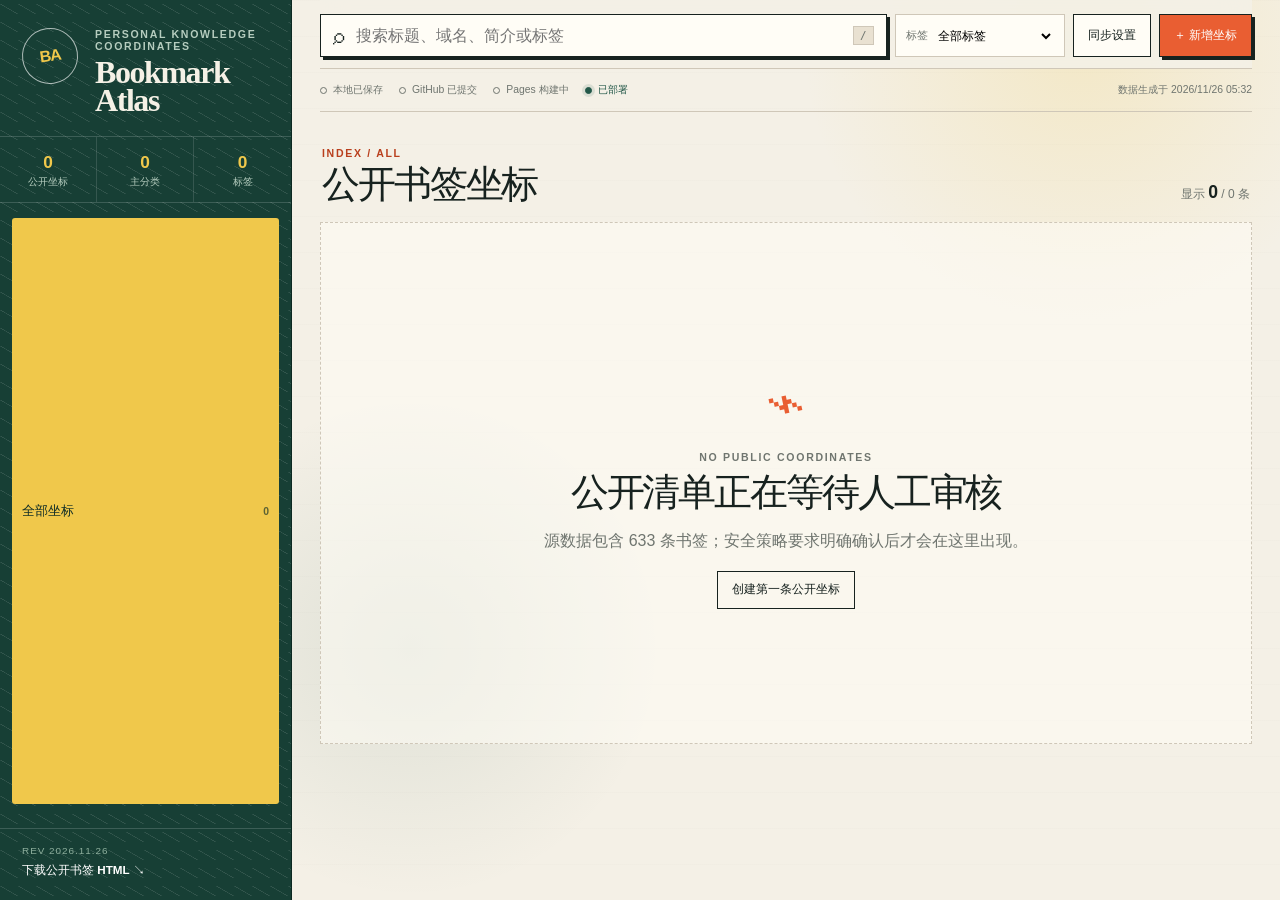
<file: index.html>
<!doctype html>
<html lang="zh-CN">
  <head>
    <meta charset="UTF-8" />
    <meta name="viewport" content="width=device-width, initial-scale=1.0" />
    <meta name="theme-color" content="#173f35" />
    <meta name="description" content="Bookmark Atlas：可搜索、可筛选、可同步的公开书签地图。" />
    <title>Bookmark Atlas · 书签地图</title>
    <script type="module" crossorigin src="./assets/index-BvGBxahq.js"></script>
    <link rel="stylesheet" crossorigin href="./assets/index-BQEZmqMp.css">
  </head>
  <body>
    <div id="root"></div>
  </body>
</html>
</file>
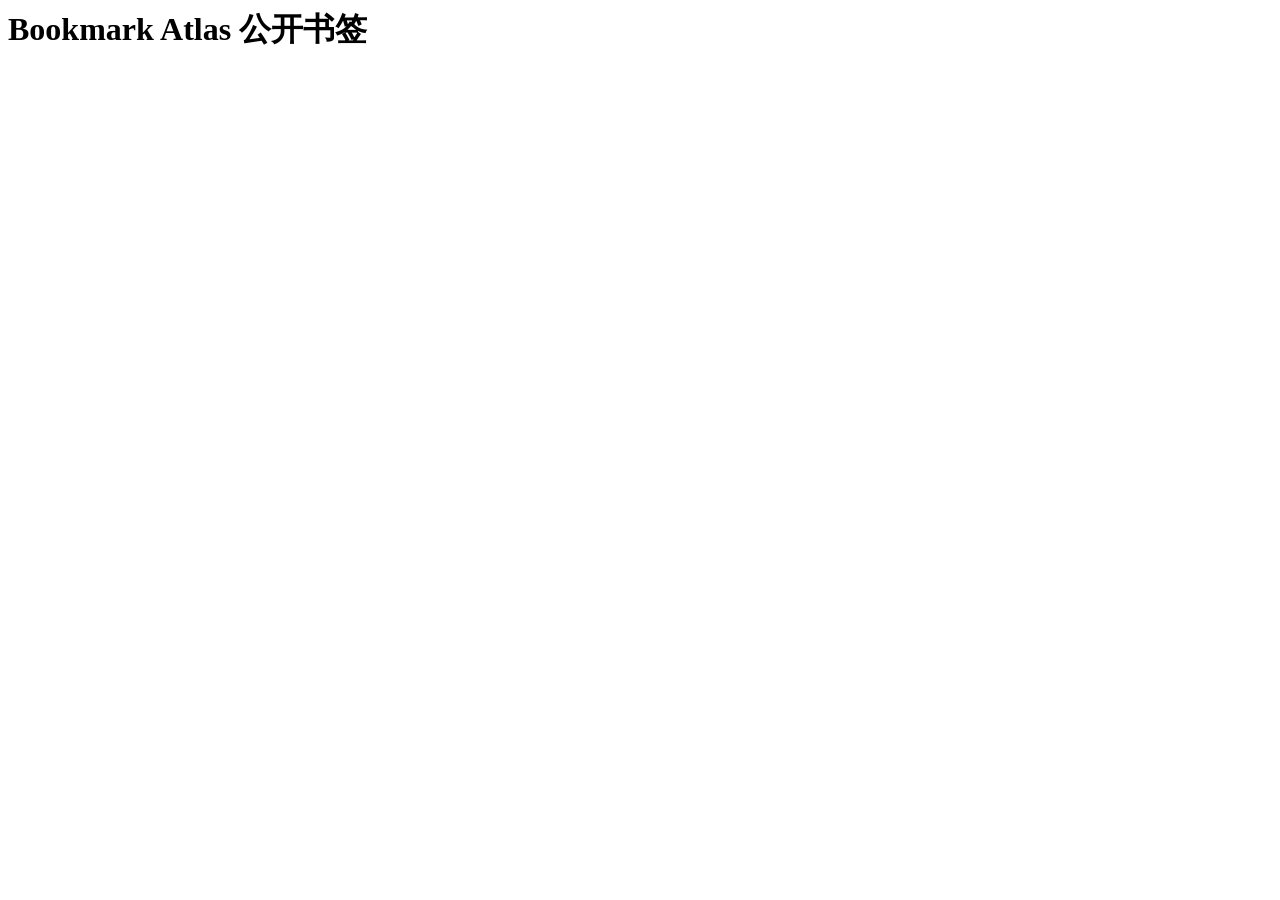
<file: downloads/bookmarks-public.html>
<!DOCTYPE NETSCAPE-Bookmark-file-1>
<!-- This is an automatically generated file. -->
<META HTTP-EQUIV="Content-Type" CONTENT="text/html; charset=UTF-8">
<TITLE>Bookmark Atlas 公开书签</TITLE>
<H1>Bookmark Atlas 公开书签</H1>
<DL><p>
</DL><p>
</file>
<file: assets/index-BQEZmqMp.css>
:root{color-scheme:light;--forest-950: #102d27;--forest-900: #173f35;--forest-800: #235849;--forest-100: #dce9de;--paper: #f4f0e6;--paper-deep: #e9e1d1;--card: #fffdf6;--ink: #17221f;--muted: #6f756f;--line: #cfc7b8;--orange: #e95e32;--orange-dark: #b93f1d;--yellow: #f0c84b;--display: "STKaiti", "KaiTi", "Palatino Linotype", serif;--sans: "Bahnschrift", "Microsoft YaHei UI", "Noto Sans CJK SC", sans-serif;font-family:var(--sans);color:var(--ink);background:var(--paper);font-synthesis:none;text-rendering:optimizeLegibility}*{box-sizing:border-box}html{min-width:320px;background:var(--forest-950);scroll-behavior:smooth}body{margin:0;min-width:320px;min-height:100vh;background:var(--paper)}button,input,select,textarea{font:inherit}button,a{-webkit-tap-highlight-color:transparent}button{color:inherit}.app-shell{display:grid;grid-template-columns:292px minmax(0,1fr);min-height:100vh}.sidebar{position:sticky;top:0;z-index:5;display:flex;flex-direction:column;height:100vh;overflow:auto;color:#f5f1e6;background:var(--forest-900);border-right:1px solid #0c2922}.sidebar:before{position:absolute;inset:0;pointer-events:none;opacity:.12;background-image:linear-gradient(30deg,transparent 48%,#fff 49%,#fff 51%,transparent 52%);background-size:18px 18px;content:""}.brand-block,.atlas-metrics,.category-tree,.sidebar-footer{position:relative;z-index:1}.brand-block{display:grid;grid-template-columns:58px 1fr;gap:15px;align-items:start;padding:28px 22px 22px;border-bottom:1px solid rgba(255,255,255,.16)}.brand-mark{display:grid;width:56px;height:56px;place-items:center;border:1px solid rgba(255,255,255,.65);border-radius:50%;color:var(--yellow);font-weight:800;letter-spacing:-.08em;transform:rotate(-8deg)}.eyebrow,.section-index{margin:0 0 6px;font-size:.66rem;font-weight:800;letter-spacing:.16em;text-transform:uppercase}.eyebrow{color:#b6cdbf}.brand-block h1{margin:0;font-family:var(--display);font-size:2rem;font-weight:700;line-height:.88;letter-spacing:-.045em}.atlas-metrics{display:grid;grid-template-columns:repeat(3,1fr);border-bottom:1px solid rgba(255,255,255,.16)}.atlas-metrics div{padding:15px 8px 13px;text-align:center;border-right:1px solid rgba(255,255,255,.13)}.atlas-metrics div:last-child{border-right:0}.atlas-metrics strong{display:block;color:var(--yellow);font-size:1.08rem;font-variant-numeric:tabular-nums}.atlas-metrics span{display:block;margin-top:2px;color:#b6cdbf;font-size:.65rem}.category-tree{display:grid;gap:5px;flex:1;padding:15px 12px 24px}.category-branch{display:grid;gap:2px}.category-root,.category-leaf{display:grid;grid-template-columns:1fr auto;gap:8px;align-items:center;width:100%;border:0;background:transparent;color:inherit;cursor:pointer;text-align:left}.category-root{min-height:37px;padding:7px 10px;border-radius:3px;font-size:.83rem;font-weight:700}.category-root span{display:flex;gap:8px;align-items:center}.category-root i{color:#8fb09e;font-size:.58rem;font-style:normal;letter-spacing:.08em}.category-root b,.category-leaf b{font-size:.65rem;font-weight:600;font-variant-numeric:tabular-nums;opacity:.65}.category-leaf{min-height:29px;padding:5px 10px 5px 38px;border-radius:3px;color:#b9cec2;font-size:.72rem}.category-root:hover,.category-leaf:hover{background:#ffffff12}.category-root.active,.category-leaf.active{color:var(--forest-950);background:var(--yellow)}.category-root.active i{color:var(--forest-800)}.sidebar-footer{display:grid;gap:7px;padding:16px 22px 22px;border-top:1px solid rgba(255,255,255,.16)}.sidebar-footer p{margin:0;color:#8fb09e;font-size:.62rem;letter-spacing:.1em}.sidebar-footer a{color:#fff;font-size:.73rem;font-weight:700;text-decoration:none}.workspace{min-width:0;padding:0 28px 54px;background-color:var(--paper);background-image:radial-gradient(circle at 80% 5%,rgba(240,200,75,.2),transparent 24%),radial-gradient(circle at 12% 72%,rgba(35,88,73,.1),transparent 23%),repeating-linear-gradient(0deg,transparent,transparent 35px,rgba(23,34,31,.025) 36px)}.command-deck{position:sticky;top:0;z-index:4;display:grid;grid-template-columns:minmax(260px,1fr) 170px auto auto;gap:8px;align-items:stretch;padding:14px 0 11px;background:#f4f0e6eb;border-bottom:1px solid var(--line);-webkit-backdrop-filter:blur(13px);backdrop-filter:blur(13px)}.search-box{display:grid;grid-template-columns:auto minmax(0,1fr) auto;gap:10px;align-items:center;min-height:43px;padding:0 12px;background:var(--card);border:1px solid var(--ink);box-shadow:3px 3px 0 var(--ink)}.search-box>span{font-family:var(--display);font-size:1.4rem}.search-box input{min-width:0;border:0;outline:0;background:transparent}.search-box kbd{padding:2px 6px;color:var(--muted);background:var(--paper-deep);border:1px solid var(--line);font-size:.68rem}.select-box{display:grid;grid-template-columns:auto 1fr;gap:6px;align-items:center;min-height:43px;padding:0 10px;background:var(--card);border:1px solid var(--line)}.select-box span{color:var(--muted);font-size:.67rem;font-weight:800}.select-box select{min-width:0;border:0;outline:0;background:transparent;font-size:.76rem}.primary-button,.utility-button,.outline-button{min-height:43px;padding:0 14px;border:1px solid var(--ink);cursor:pointer;font-size:.75rem;font-weight:800;white-space:nowrap}.primary-button{color:#fff;background:var(--orange);box-shadow:3px 3px 0 var(--ink)}.primary-button:hover{background:var(--orange-dark);transform:translate(1px,1px);box-shadow:2px 2px 0 var(--ink)}.utility-button{background:var(--card)}.utility-button:hover,.outline-button:hover{color:var(--orange-dark);background:#fff7ea}.outline-button{min-height:38px;background:transparent}.status-rail{display:flex;gap:16px;align-items:center;min-height:43px;overflow-x:auto;border-bottom:1px solid var(--line);color:var(--muted);font-size:.65rem;white-space:nowrap}.sync-step{display:inline-flex;gap:6px;align-items:center}.sync-step i{width:7px;height:7px;border:1px solid var(--muted);border-radius:50%}.sync-step.active{color:var(--forest-800);font-weight:700}.sync-step.active i{background:var(--forest-800);border-color:var(--forest-800);box-shadow:0 0 0 3px #2358491f}.deploy-time{margin-left:auto}.section-intro{display:flex;justify-content:space-between;gap:20px;align-items:end;padding:35px 2px 19px}.section-index{color:var(--orange-dark)}.section-intro h2,.empty-state h2,.draft-drawer h2,.settings-panel h2{margin:0;font-family:var(--display);font-size:clamp(1.8rem,3vw,3.2rem);line-height:1;letter-spacing:-.055em}.section-intro>p{margin:0;color:var(--muted);font-size:.75rem}.section-intro strong{color:var(--ink);font-size:1.1rem}.bookmark-grid{display:grid;grid-template-columns:repeat(auto-fill,minmax(246px,1fr));gap:11px}.bookmark-card{position:relative;display:grid;grid-template-rows:auto auto minmax(42px,auto) auto;gap:12px;min-height:205px;padding:13px 13px 12px;overflow:hidden;background:var(--card);border:1px solid var(--line);box-shadow:0 7px 20px #1927220d;opacity:0;transform:translateY(10px);animation:card-in .42s cubic-bezier(.2,.75,.25,1) forwards}.bookmark-card:before{position:absolute;top:0;left:0;width:42px;height:3px;background:var(--orange);content:"";transition:width .2s ease}.bookmark-card:hover{border-color:var(--forest-800);box-shadow:6px 6px #173f3521;transform:translateY(-1px)}.bookmark-card:hover:before{width:100%}.card-topline{display:flex;justify-content:space-between;color:var(--muted);font-size:.59rem;font-weight:800;letter-spacing:.09em;text-transform:uppercase}.health-status{font-style:normal}.health-status.pass{color:var(--forest-800)}.health-status.warn{color:#a45b00}.health-status.fail{color:var(--orange-dark)}.health-status.untested{color:var(--muted)}.card-heading{display:grid;grid-template-columns:37px minmax(0,1fr);gap:10px;align-items:center}.favicon-shell{display:grid;width:37px;height:37px;place-items:center;overflow:hidden;color:var(--forest-800);background:var(--forest-100);border-radius:50% 50% 50% 8px;font-size:.67rem;font-weight:800}.favicon-shell img{width:21px;height:21px;object-fit:contain}.card-heading a{display:block;overflow:hidden;color:var(--ink);font-family:var(--display);font-size:1.12rem;font-weight:700;line-height:1.15;text-decoration:none;text-overflow:ellipsis;white-space:nowrap}.card-heading a:hover{color:var(--orange-dark)}.card-heading p{margin:3px 0 0;overflow:hidden;color:var(--muted);font-size:.64rem;text-overflow:ellipsis;white-space:nowrap}.card-summary{display:-webkit-box;margin:0;overflow:hidden;color:#4f5c57;font-size:.73rem;line-height:1.55;-webkit-box-orient:vertical;-webkit-line-clamp:2}.tag-row{display:flex;gap:5px;min-width:0;overflow:hidden}.tag-row button{flex:0 0 auto;min-height:23px;padding:2px 7px;border:0;border-radius:999px;color:var(--forest-800);background:var(--forest-100);cursor:pointer;font-size:.62rem}.tag-row button:hover{color:#fff;background:var(--forest-800)}.visit-link{position:absolute;right:10px;bottom:8px;display:grid;width:25px;height:25px;place-items:center;color:var(--ink);border:1px solid var(--line);border-radius:50%;text-decoration:none}.visit-link:hover{color:#fff;background:var(--orange);border-color:var(--orange)}.empty-state{display:grid;min-height:58vh;place-items:center;align-content:center;padding:42px;text-align:center;border:1px dashed var(--line);background:#fffdf68c}.empty-state p{max-width:590px;color:var(--muted);line-height:1.7}.empty-compass{margin-bottom:10px;color:var(--orange);font-family:var(--display);font-size:4.4rem;transform:rotate(-12deg)}.overlay{position:fixed;inset:0;z-index:20;background:#081e198c;-webkit-backdrop-filter:blur(4px);backdrop-filter:blur(4px);animation:overlay-in .2s ease}.draft-drawer,.settings-panel{position:absolute;top:0;right:0;width:min(650px,100%);height:100%;overflow:auto;padding:26px;background:var(--paper);box-shadow:-20px 0 50px #00000040;animation:drawer-in .28s cubic-bezier(.2,.75,.25,1)}.settings-panel{width:min(470px,100%)}.draft-drawer>header,.settings-panel>header{display:flex;justify-content:space-between;gap:20px;align-items:start;padding-bottom:20px;border-bottom:1px solid var(--line)}.draft-drawer h2,.settings-panel h2{font-size:2.5rem}.close-button{display:grid;width:39px;height:39px;place-items:center;border:1px solid var(--ink);background:transparent;cursor:pointer;font-size:1.4rem}.bulk-panel{margin:18px 0;padding:13px;background:var(--paper-deep);border:1px solid var(--line)}.bulk-panel summary{cursor:pointer;font-size:.78rem;font-weight:800}.bulk-panel textarea{margin:12px 0 8px}.draft-list{display:grid;gap:14px}.draft-list fieldset{display:grid;grid-template-columns:1fr 1fr;gap:11px;margin:0;padding:15px;border:1px solid var(--ink);background:var(--card)}.draft-list legend{padding:0 7px;color:var(--orange-dark);font-size:.66rem;font-weight:800;letter-spacing:.1em}.draft-list label,.settings-panel label{display:grid;gap:5px}.draft-list label:nth-of-type(1),.draft-list label:nth-of-type(5){grid-column:1 / -1}.draft-list label>span,.settings-panel label>span{color:var(--muted);font-size:.66rem;font-weight:800}.draft-list input,.draft-list select,.draft-list textarea,.bulk-panel textarea,.settings-panel input{width:100%;min-height:39px;padding:8px 9px;color:var(--ink);background:#fff;border:1px solid var(--line);outline:0}.draft-list textarea,.bulk-panel textarea{min-height:74px;resize:vertical}.draft-list input:focus,.draft-list select:focus,.draft-list textarea:focus,.bulk-panel textarea:focus,.settings-panel input:focus{border-color:var(--forest-800);box-shadow:0 0 0 3px #2358491f}.draft-drawer>footer,.settings-panel>footer{position:sticky;bottom:-26px;display:flex;justify-content:flex-end;gap:9px;margin-top:20px;padding:14px 0 26px;background:linear-gradient(transparent,var(--paper) 18%)}.notice{padding:11px 13px;color:var(--forest-900);background:var(--forest-100);border-left:3px solid var(--forest-800);font-size:.73rem}.settings-panel>p{color:var(--muted);font-size:.8rem;line-height:1.7}.security-note{display:grid;gap:5px;margin-top:16px;padding:14px;color:#fff;background:var(--forest-900)}.security-note strong{color:var(--yellow);font-size:.72rem}.security-note span{color:#d5e1da;font-size:.72rem;line-height:1.6}.loading-state,.fatal-state{display:grid;min-height:100vh;place-items:center;align-content:center;gap:12px;padding:30px;background:var(--paper);text-align:center}.atlas-loader{width:48px;height:48px;border:2px solid var(--line);border-top-color:var(--orange);border-radius:50%;animation:spin .8s linear infinite}.fatal-state span{color:var(--orange-dark);font-size:.7rem;font-weight:800;letter-spacing:.15em}.fatal-state h1{margin:0;font-family:var(--display);font-size:3rem}.fatal-state button{min-height:40px;padding:0 18px;color:#fff;background:var(--forest-900);border:0;cursor:pointer}@keyframes card-in{to{opacity:1;transform:translateY(0)}}@keyframes overlay-in{0%{opacity:0}}@keyframes drawer-in{0%{transform:translate(40px);opacity:0}}@keyframes spin{to{transform:rotate(360deg)}}@media(max-width:1080px){.app-shell{grid-template-columns:232px minmax(0,1fr)}.brand-block{grid-template-columns:44px 1fr;padding:22px 16px 18px}.brand-mark{width:43px;height:43px}.brand-block h1{font-size:1.55rem}.command-deck{grid-template-columns:minmax(220px,1fr) 140px auto}.utility-button{display:none}}@media(max-width:760px){.app-shell{display:block}.sidebar{position:static;height:auto;max-height:none}.sidebar:before{background-size:14px 14px}.brand-block{grid-template-columns:42px 1fr;align-items:center;padding:13px 14px}.brand-block h1{font-family:var(--sans);font-size:1.03rem;letter-spacing:-.02em}.brand-block h1 br,.eyebrow,.atlas-metrics,.sidebar-footer{display:none}.category-tree{display:flex;gap:6px;padding:8px 10px 10px;overflow-x:auto}.category-branch{display:contents}.category-root{flex:0 0 auto;width:auto;min-height:31px;padding:5px 9px;border:1px solid rgba(255,255,255,.18)}.category-root i,.category-root b,.category-leaf{display:none}.workspace{padding:0 10px 32px}.command-deck{position:static;grid-template-columns:1fr auto;padding-top:10px}.search-box{grid-column:1 / -1;min-height:41px}.select-box{min-width:0}.primary-button{padding:0 10px}.status-rail{gap:12px}.deploy-time{display:none}.section-intro{padding:24px 2px 14px}.section-intro h2{font-size:2rem}.bookmark-grid{grid-template-columns:1fr}.bookmark-card{min-height:184px}.draft-drawer,.settings-panel{padding:18px 14px}.draft-list fieldset{grid-template-columns:1fr}.draft-list label:nth-of-type(1),.draft-list label:nth-of-type(5){grid-column:auto}}@media(prefers-reduced-motion:reduce){*,*:before,*:after{scroll-behavior:auto!important;animation-duration:.01ms!important;animation-iteration-count:1!important;transition-duration:.01ms!important}}
</file>
